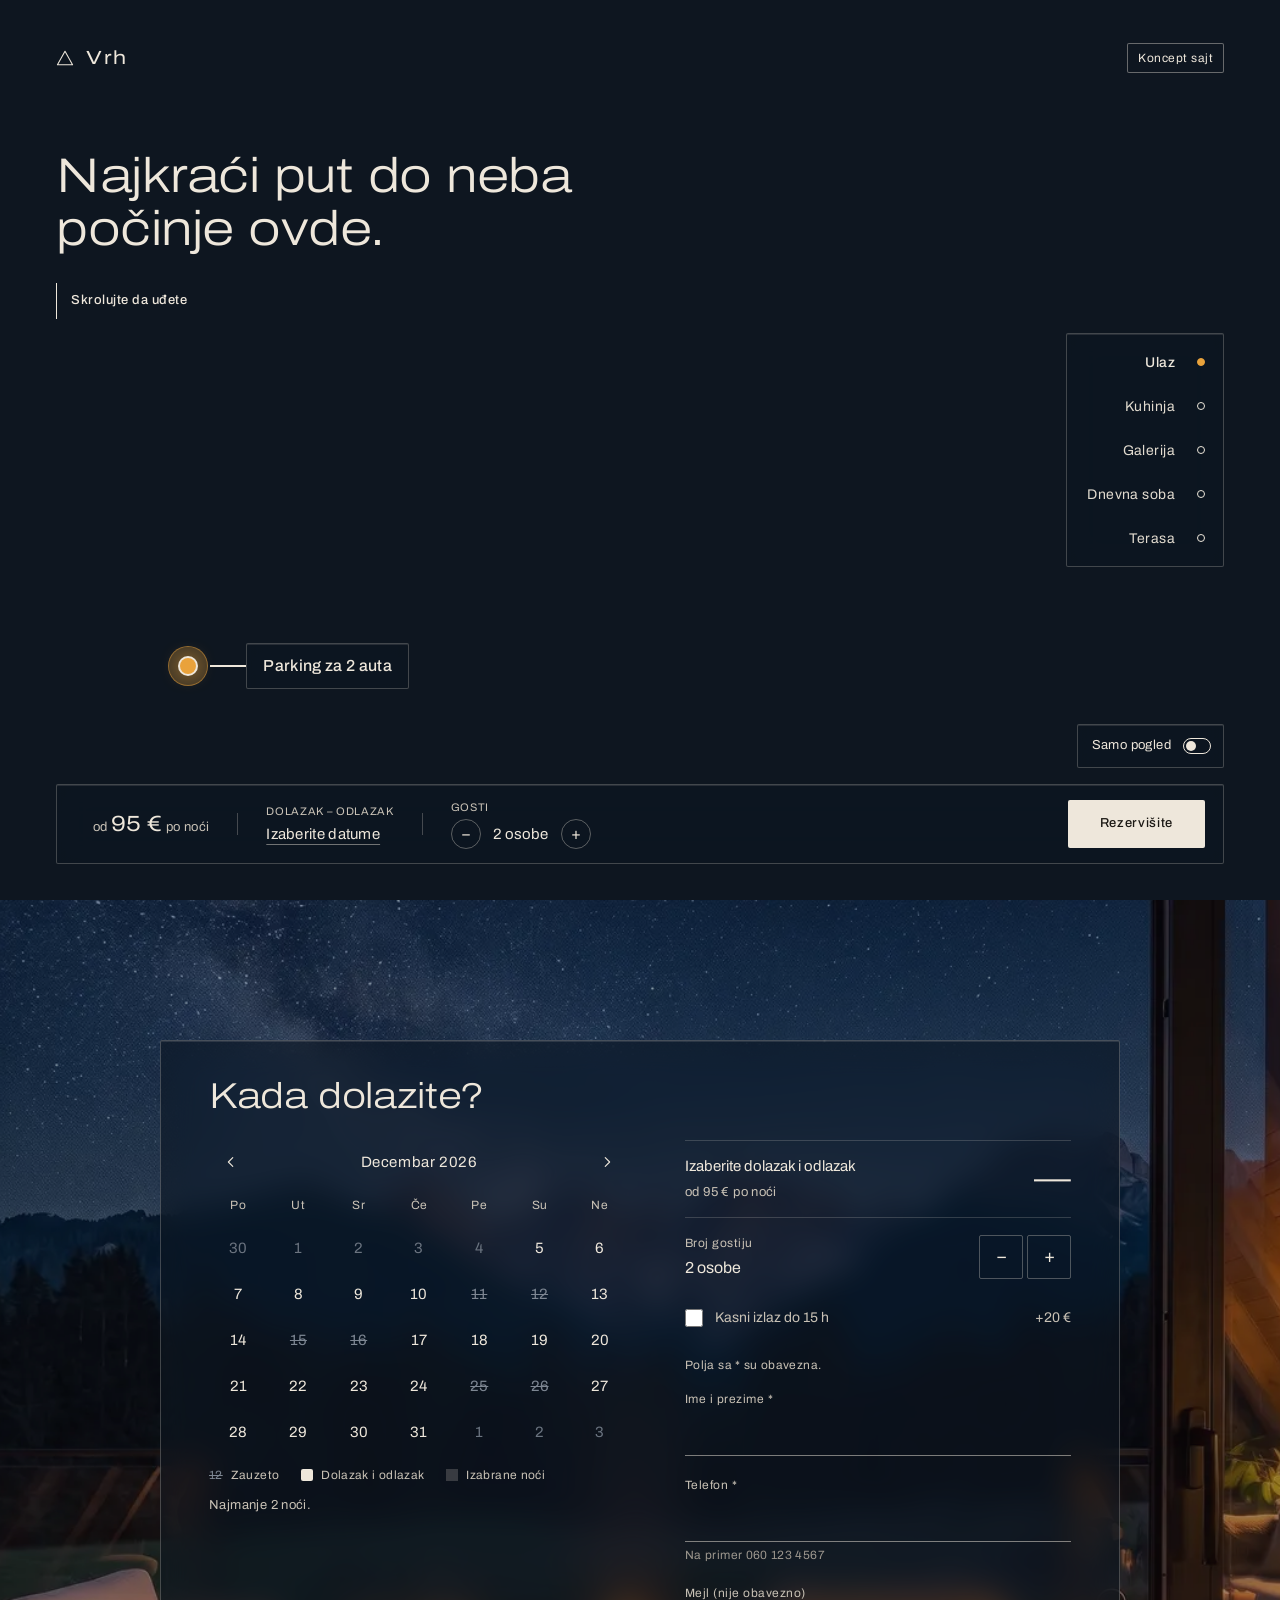
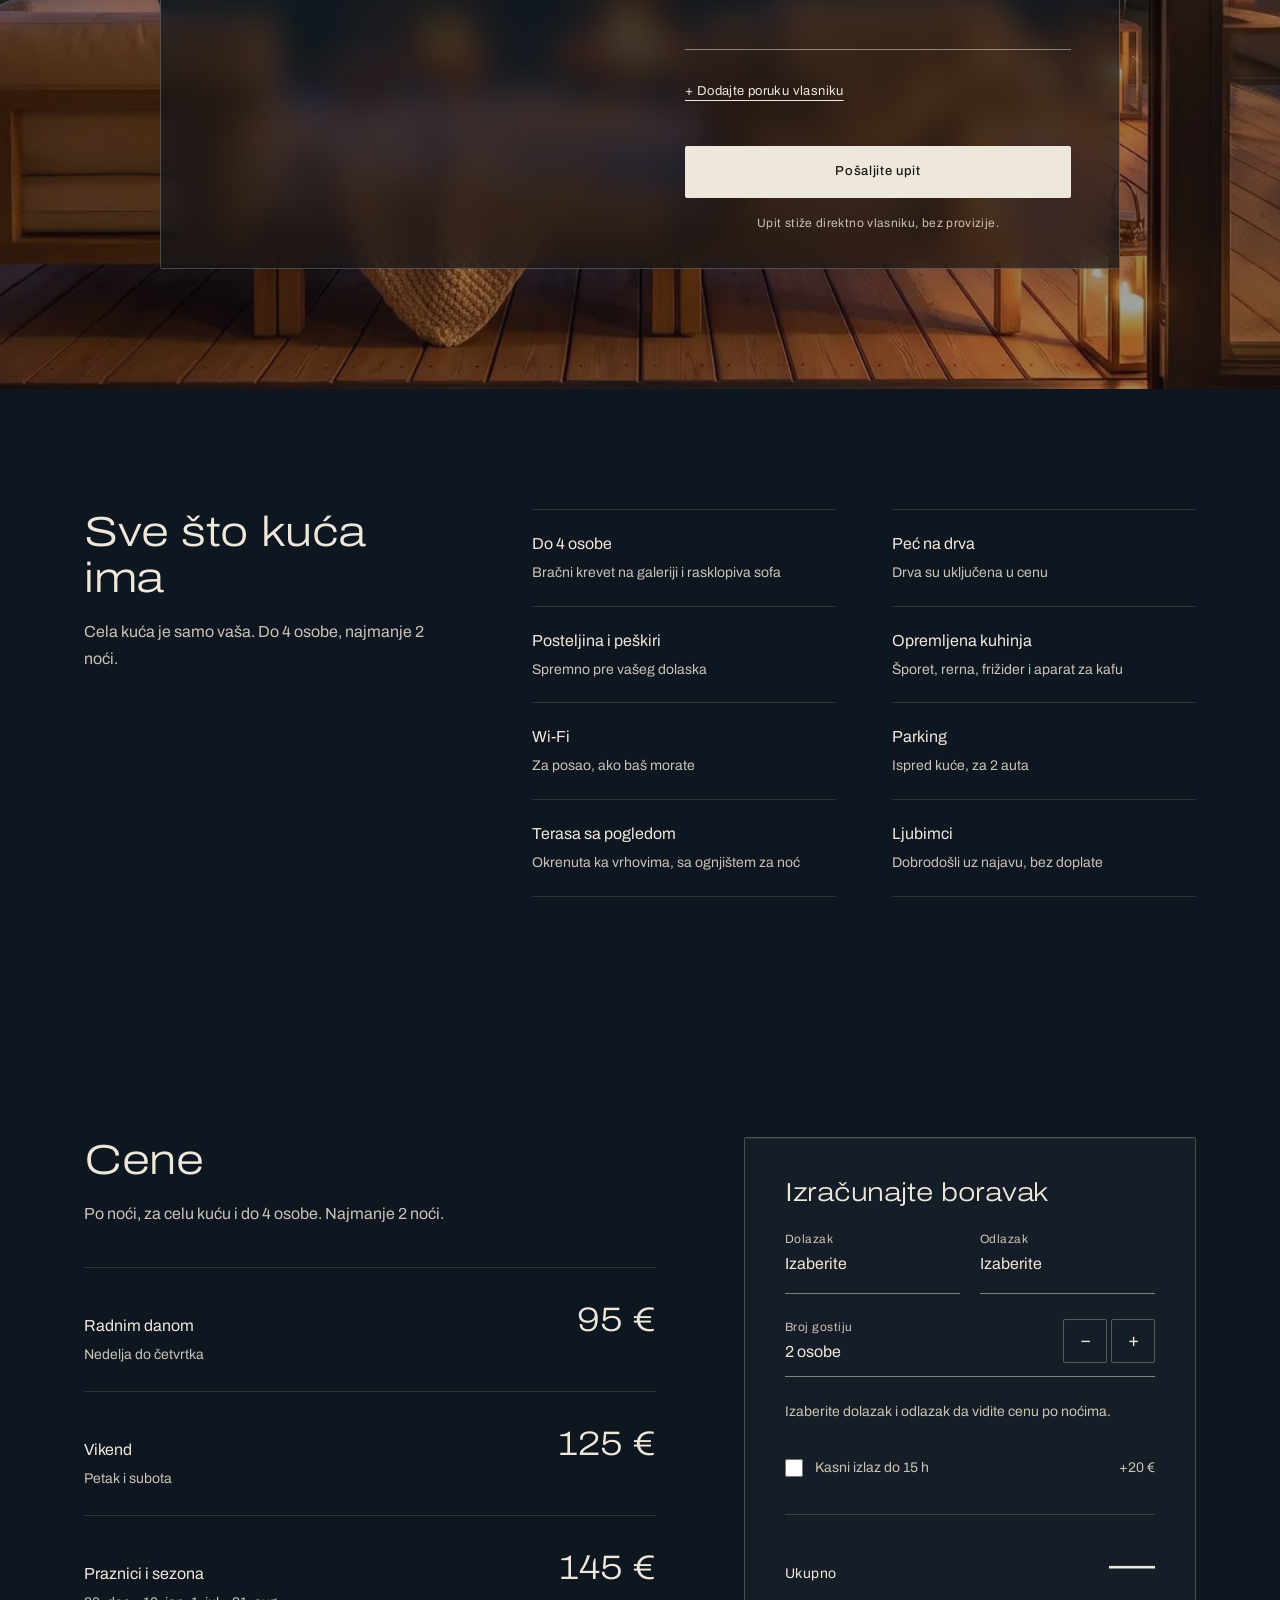
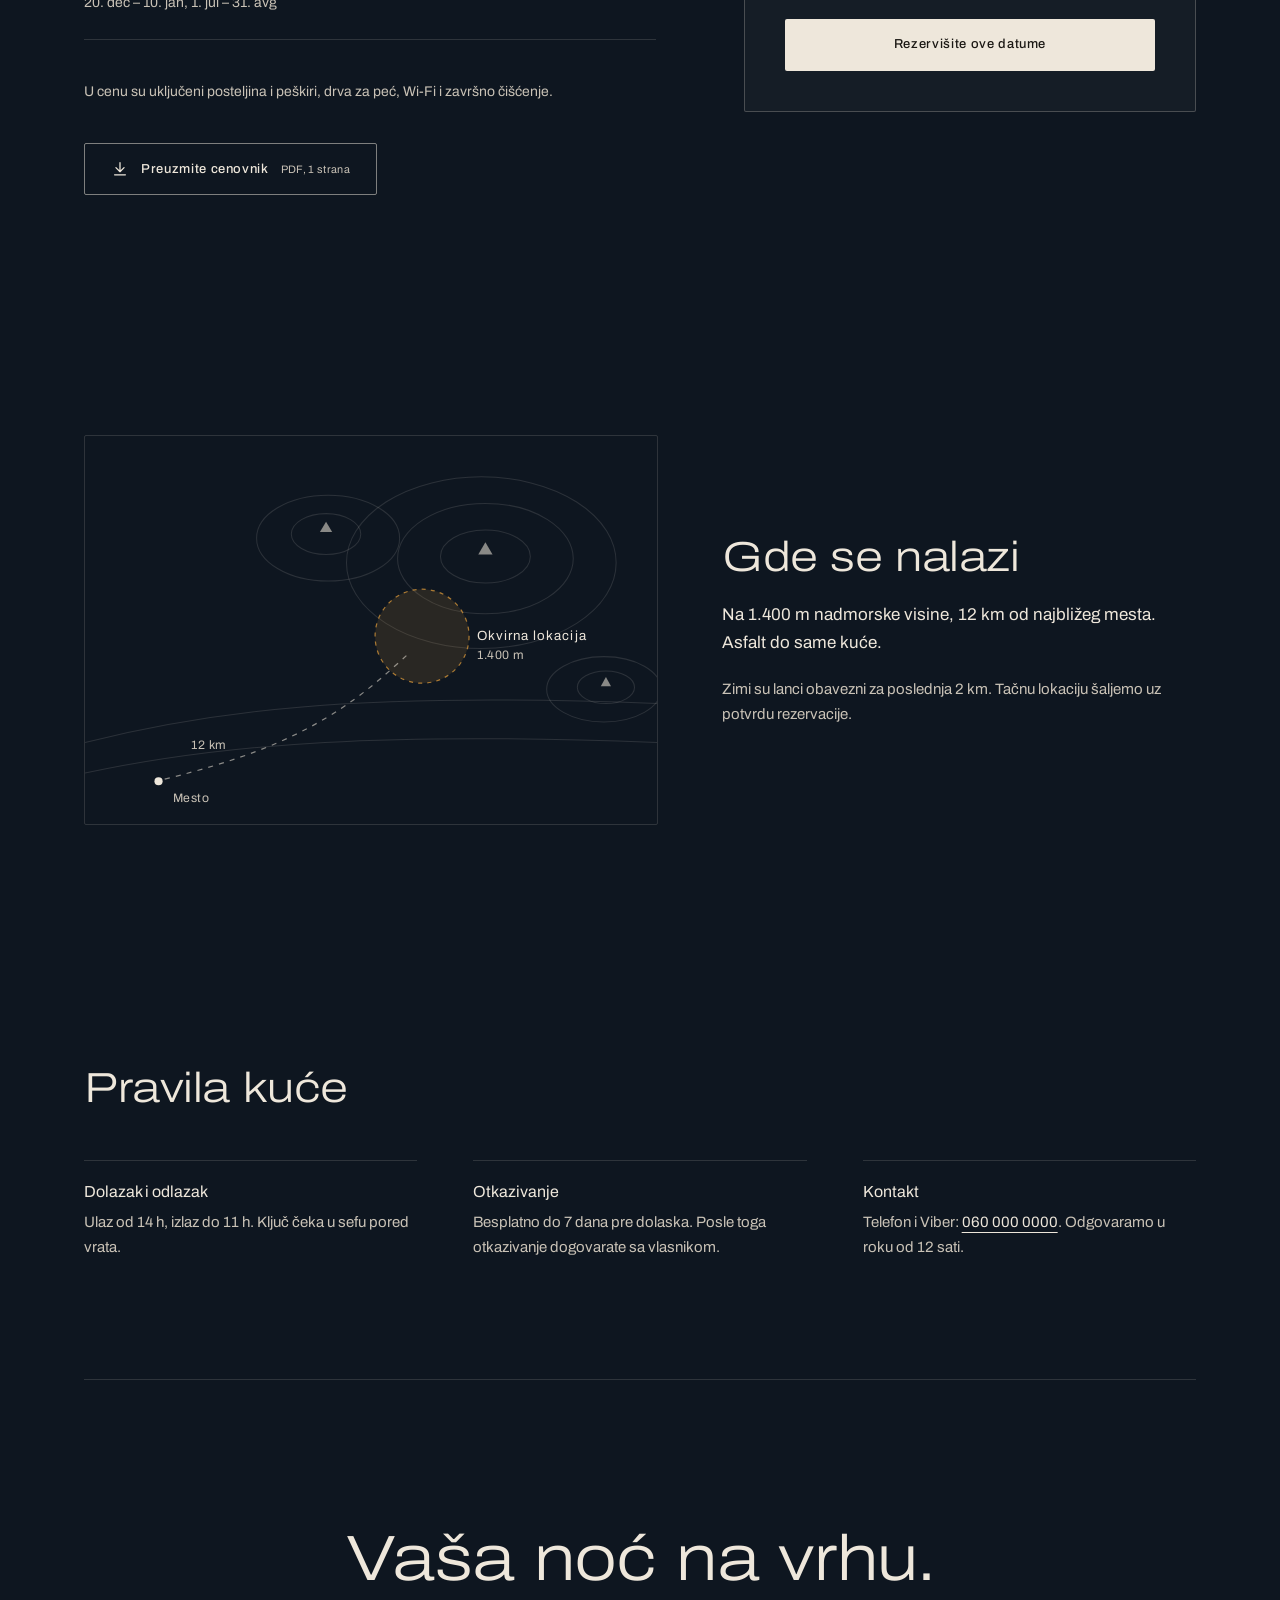
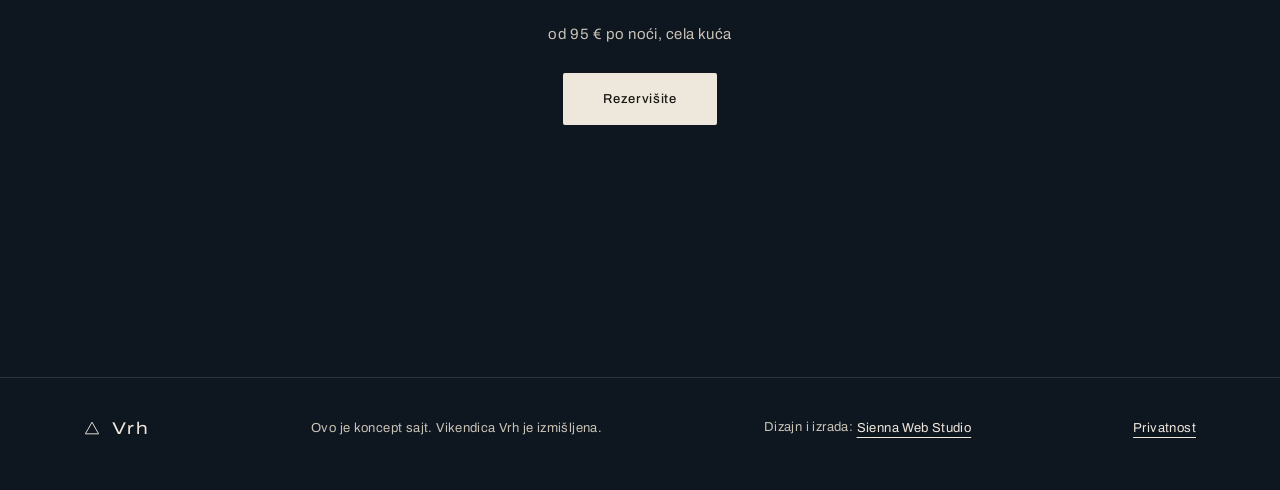
<file: index.html>
<!doctype html>
<html lang="sr">
<head>
<meta charset="utf-8">
<meta name="viewport" content="width=device-width,initial-scale=1,viewport-fit=cover">
<title>Vrh, A-frame vikendica u planini</title>
<meta name="description" content="Kuća sa staklenim zidom, peći na drva i terasom pod zvezdama. Rezervišite direktno, bez provizije.">
<meta name="robots" content="noindex, nofollow">
<link rel="canonical" href="https://vrh-koncept.netlify.app/">
<meta property="og:type" content="website">
<meta property="og:title" content="Vrh, A-frame vikendica u planini">
<meta property="og:description" content="Prošetajte kroz kuću od vrata do terase pod zvezdama. Koncept sajt Sienna Web Studija.">
<meta property="og:image" content="https://vrh-koncept.netlify.app/assets/img/og-vrh.jpg">
<meta property="og:locale" content="sr_RS">
<meta property="og:url" content="https://vrh-koncept.netlify.app/">
<meta property="og:image:alt" content="Terasa vikendice Vrh noću, sedenje za dvoje uz vatru pod zvezdama">
<meta name="twitter:card" content="summary_large_image">
<meta name="theme-color" content="#0E1620">
<link rel="icon" href="/favicon.svg" type="image/svg+xml">
<link rel="preload" href="/assets/fonts/archivo-latin.woff2" as="font" type="font/woff2" crossorigin>
<link rel="preload" href="/assets/fonts/archivo-latin-ext.woff2" as="font" type="font/woff2" crossorigin>
<link rel="stylesheet" href="/assets/css/vrh.css">
</head>
<body>
<a class="skip" href="#rezervacija">Preskočite šetnju, idite na rezervaciju</a>

<header class="top">
  <a class="logo" href="/" aria-label="Vrh, početak">
    <svg aria-hidden="true" width="18" height="16" viewBox="0 0 20 18"><polygon points="10,1.5 18.5,16.5 1.5,16.5" fill="none" stroke="currentColor" stroke-width="1.2" stroke-linejoin="round"/></svg>
    <span>Vrh</span>
  </a>
  <span class="chip">Koncept sajt</span>
</header>

<nav class="rooms staklo" aria-label="Prostorije">
  <ul>
    <li><button type="button" data-scene="0" aria-current="true"><span class="ime">Ulaz</span><span class="t"><i></i></span></button></li>
    <li><button type="button" data-scene="1"><span class="ime">Kuhinja</span><span class="t"><i></i></span></button></li>
    <li><button type="button" data-scene="2"><span class="ime">Galerija</span><span class="t"><i></i></span></button></li>
    <li><button type="button" data-scene="3"><span class="ime">Dnevna soba</span><span class="t"><i></i></span></button></li>
    <li><button type="button" data-scene="4"><span class="ime">Terasa</span><span class="t"><i></i></span></button></li>
  </ul>
</nav>
<nav class="rooms-mob" aria-label="Prostorije">
  <button type="button" data-scene="0" aria-label="Ulaz" aria-current="true"><i></i></button>
  <button type="button" data-scene="1" aria-label="Kuhinja"><i></i></button>
  <button type="button" data-scene="2" aria-label="Galerija"><i></i></button>
  <button type="button" data-scene="3" aria-label="Dnevna soba"><i></i></button>
  <button type="button" data-scene="4" aria-label="Terasa"><i></i></button>
</nav>

<main>
  <section class="walk" id="setnja" aria-label="Šetnja kroz kuću">
    <div class="walk-stage">
      <canvas aria-hidden="true"></canvas>
      <div class="scrim-top" aria-hidden="true"></div>
      <div class="scrim-end" aria-hidden="true"></div>
      <div class="scene-copy" data-copy="0"><h1>Najkraći put do neba počinje ovde.</h1><p class="podnaslov">Cela A-frame kuća na 1.400 m, samo za vas.</p><p class="hint">Skrolujte da uđete</p></div>
      <div class="scene-copy" data-copy="1"><h2>Doručak sa pogledom na vrhove.</h2><p class="podnaslov">Kafa se kuva dok se magla diže sa vrhova.</p></div>
      <div class="scene-copy" data-copy="2"><h2>Zaspite pod zvezdama, pod krovom.</h2><p class="podnaslov">Krevet pod samim krovom, nebo iza stakla.</p></div>
      <div class="scene-copy" data-copy="3"><h2>Pogled je glavni nameštaj.</h2><p class="podnaslov">Peć, sofa i ceo planinski venac u jednom kadru.</p></div>
      <div class="scene-copy" data-copy="4"><h2>Ovde je noć veća.</h2><p class="podnaslov">Vatra, ćebe i više zvezda nego što ste ikad videli.</p></div>
      <div class="pins" role="group" aria-label="Oznake na slici"></div>
      <ul class="stavke-mob" aria-label="Šta ima u ovoj prostoriji"></ul>
      <div class="uputstvo" aria-hidden="true"><span class="strelica"></span><span class="tekst">Prevucite da uđete</span></div>
    </div>

    <div class="scenes-static">
      <figure class="scena-st" id="scena-ulaz" data-static="0">
        <picture><source media="(max-width: 760px)" srcset="/assets/img/1-ulaz-mob.webp"><img src="/assets/img/1-ulaz.webp" alt="Crna A-frame vikendica sa zadnje strane: dvokrilna vrata, kamena staza, parking sa autom i planinski vrhovi u jutarnjoj magli" width="1600" height="893" loading="lazy"></picture>
        <div class="scrim-top" aria-hidden="true"></div>
        <div class="scene-copy"><h1>Najkraći put do neba počinje ovde.</h1><p class="hint">Pogledajte kuću</p></div>
      </figure>
      <figure class="scena-st" id="scena-kuhinja" data-static="1">
        <picture><source media="(max-width: 760px)" srcset="/assets/img/2-kuhinja-mob.webp"><img src="/assets/img/2-kuhinja.webp" alt="Kuhinja i trpezarija ispod galerije, otvorene hrastove stepenice desno, pogled kroz kuću na stakleni zid i vrhove" width="1600" height="893" loading="lazy"></picture>
        <div class="scrim-top" aria-hidden="true"></div>
        <div class="scene-copy"><h2>Doručak sa pogledom na vrhove.</h2></div>
        <div class="pins"></div>
      </figure>
      <figure class="scena-st" id="scena-galerija" data-static="2">
        <picture><source media="(max-width: 760px)" srcset="/assets/img/3-galerija-mob.webp"><img src="/assets/img/3-galerija.webp" alt="Spavaća soba na galeriji, bračni krevet i pogled preko staklene ograde na dnevnu sobu i planine" width="1600" height="893" loading="lazy"></picture>
        <div class="scrim-top" aria-hidden="true"></div>
        <div class="scene-copy"><h2>Zaspite pod zvezdama, pod krovom.</h2></div>
        <div class="pins"></div>
      </figure>
      <figure class="scena-st" id="scena-dnevna" data-static="3">
        <picture><source media="(max-width: 760px)" srcset="/assets/img/4-dnevna-mob.webp"><img src="/assets/img/4-dnevna.webp" alt="Dnevna soba A-frame kuće pune visine, bela peć na drva i stakleni zid sa vrhovima u zalasku" width="1600" height="893" loading="lazy"></picture>
        <div class="scrim-top" aria-hidden="true"></div>
        <div class="scene-copy"><h2>Pogled je glavni nameštaj.</h2></div>
        <div class="pins"></div>
      </figure>
      <figure class="scena-st" id="scena-terasa" data-static="4">
        <picture><source media="(max-width: 760px)" srcset="/assets/img/5-terasa-mob.webp"><img src="/assets/img/5-terasa.webp" alt="Terasa noću: sedenje za dvoje uz malo ognjište, fenjeri i zvezdano nebo nad vrhovima" width="1600" height="893" loading="lazy"></picture>
        <div class="scrim-top" aria-hidden="true"></div>
        <div class="scene-copy"><h2>Ovde je noć veća.</h2></div>
        <div class="pins"></div>
      </figure>
    </div>
  </section>

  <section class="end" id="rezervacija" aria-labelledby="rez-naslov" data-hide-bar>
    <picture><source media="(max-width:760px)" srcset="/assets/img/5-terasa-mob.webp"><img src="/assets/img/5-terasa.webp" alt="" loading="lazy" width="1600" height="893"></picture>
    <div class="booking staklo" data-booking="inline"></div>
  </section>

  <div class="sales">
    <section class="sec-2col" aria-labelledby="ima-naslov">
      <div style="flex:1 1 300px;min-width:0">
        <h2 id="ima-naslov">Sve što kuća ima</h2>
        <p class="uvod">Cela kuća je samo vaša. Do 4 osobe, najmanje 2 noći.</p>
      </div>
      <ul class="stavke">
        <li><b>Do 4 osobe</b><span>Bračni krevet na galeriji i rasklopiva sofa</span></li>
        <li><b>Peć na drva</b><span>Drva su uključena u cenu</span></li>
        <li><b>Posteljina i peškiri</b><span>Spremno pre vašeg dolaska</span></li>
        <li><b>Opremljena kuhinja</b><span>Šporet, rerna, frižider i aparat za kafu</span></li>
        <li><b>Wi-Fi</b><span>Za posao, ako baš morate</span></li>
        <li><b>Parking</b><span>Ispred kuće, za 2 auta</span></li>
        <li><b>Terasa sa pogledom</b><span>Okrenuta ka vrhovima, sa ognjištem za noć</span></li>
        <li><b>Ljubimci</b><span>Dobrodošli uz najavu, bez doplate</span></li>
      </ul>
    </section>

    <section class="cene-wrap" aria-labelledby="cene-naslov">
      <div class="cene-levo">
        <div>
          <h2 id="cene-naslov">Cene</h2>
          <p class="uvod">Po noći, za celu kuću i do 4 osobe. Najmanje 2 noći.</p>
        </div>
        <ul class="cenovnik">
          <li><span class="p"><span>Radnim danom</span><small>Nedelja do četvrtka</small></span><span class="c">95 €</span></li>
          <li><span class="p"><span>Vikend</span><small>Petak i subota</small></span><span class="c">125 €</span></li>
          <li><span class="p"><span>Praznici i sezona</span><small>20. dec – 10. jan, 1. jul – 31. avg</small></span><span class="c">145 €</span></li>
        </ul>
        <p class="ukljuceno">U cenu su uključeni posteljina i peškiri, drva za peć, Wi-Fi i završno čišćenje.</p>
        <a class="btn-okvir" href="/cenovnik-vrh.pdf" download style="align-self:flex-start">
          <svg aria-hidden="true" width="18" height="18" viewBox="0 0 20 20"><path d="M10 3v10M5.5 8.5 10 13l4.5-4.5M4 16.5h12" fill="none" stroke="currentColor" stroke-width="1.4" stroke-linecap="round" stroke-linejoin="round"/></svg>
          Preuzmite cenovnik <small>PDF, 1 strana</small>
        </a>
      </div>
      <aside class="kalk" aria-labelledby="kalk-naslov" data-hide-bar>
        <h3 id="kalk-naslov">Izračunajte boravak</h3>
        <div class="datumi">
          <button type="button" class="datum-btn" data-open-cal="in"><span class="lab">Dolazak</span><span class="v" data-k="in">Izaberite</span></button>
          <button type="button" class="datum-btn" data-open-cal="out"><span class="lab">Odlazak</span><span class="v" data-k="out">Izaberite</span></button>
        </div>
        <div class="gosti">
          <span class="l"><span class="lab" id="kalk-gosti-l">Broj gostiju</span><span data-k="gosti">2 osobe</span></span>
          <span class="stepper" role="group" aria-labelledby="kalk-gosti-l"><button type="button" data-g="-1" aria-label="Manje gostiju">−</button><button type="button" data-g="1" aria-label="Više gostiju">+</button></span>
        </div>
        <div class="noci" data-k="noci"><div><span>Izaberite dolazak i odlazak da vidite cenu po noćima.</span></div></div>
        <label class="cek"><span><input type="checkbox" data-k="late">Kasni izlaz do 15 h</span><span>+20 €</span></label>
        <div class="ukupno"><span data-k="ukupno-l">Ukupno</span><b data-k="ukupno">—</b></div>
        <button type="button" class="btn" style="min-height:52px" data-open-booking>Rezervišite ove datume</button>
      </aside>
    </section>

    <section aria-labelledby="gde-naslov">
      <div class="mapa-wrap">
        <svg role="img" aria-label="Opšti prikaz oblasti: planinski masiv, mesto u dolini i put kroz šumu do oblasti u kojoj je kuća" viewBox="0 0 560 380">
          <g fill="none" stroke="#EEE7DB" stroke-opacity="0.13" stroke-width="1">
            <ellipse cx="392" cy="118" rx="44" ry="26"/><ellipse cx="392" cy="120" rx="86" ry="54"/><ellipse cx="388" cy="124" rx="132" ry="84"/>
            <ellipse cx="236" cy="96" rx="34" ry="20"/><ellipse cx="238" cy="100" rx="70" ry="42"/>
            <ellipse cx="510" cy="246" rx="28" ry="16"/><ellipse cx="508" cy="248" rx="56" ry="32"/>
            <path d="M0 300 C120 270 260 250 560 262"/><path d="M0 330 C140 300 300 290 560 300"/>
          </g>
          <g fill="#EEE7DB" fill-opacity="0.55"><polygon points="392,104 399,116 385,116"/><polygon points="236,84 242,94 230,94"/><polygon points="510,236 515,245 505,245"/></g>
          <circle cx="330" cy="196" r="46" fill="#E9A23B" fill-opacity="0.12" stroke="#E9A23B" stroke-opacity="0.7" stroke-width="1.2" stroke-dasharray="4 5"/>
          <path d="M78 336 C150 318 196 300 236 276 S300 228 318 212" fill="none" stroke="#EEE7DB" stroke-opacity="0.55" stroke-width="1.2" stroke-dasharray="5 6"/>
          <circle cx="72" cy="338" r="4" fill="#EEE7DB"/>
          <text x="86" y="358" fill="#C9C2B6" font-family="Archivo, sans-serif" font-size="12" letter-spacing="0.5">Mesto</text>
          <text x="104" y="306" fill="#C9C2B6" font-family="Archivo, sans-serif" font-size="12" letter-spacing="0.5">12 km</text>
          <text x="384" y="200" fill="#EEE7DB" font-family="Archivo, sans-serif" font-size="13" letter-spacing="1">Okvirna lokacija</text>
          <text class="visina" x="384" y="218" fill="#C9C2B6" font-family="Archivo, sans-serif" font-size="12" letter-spacing="0.5">1.400 m</text>
        </svg>
        <div class="mapa-txt">
          <h2 id="gde-naslov">Gde se nalazi</h2>
          <p>Na 1.400 m nadmorske visine, 12 km od najbližeg mesta. Asfalt do same kuće.</p>
          <p>Zimi su lanci obavezni za poslednja 2 km. Tačnu lokaciju šaljemo uz potvrdu rezervacije.</p>
        </div>
      </div>
    </section>

    <section aria-labelledby="pravila-naslov">
      <h2 id="pravila-naslov">Pravila kuće</h2>
      <div class="pravila">
        <div><h3>Dolazak i odlazak</h3><p>Ulaz od 14 h, izlaz do 11 h. Ključ čeka u sefu pored vrata.</p></div>
        <div><h3>Otkazivanje</h3><p>Besplatno do 7 dana pre dolaska. Posle toga otkazivanje dogovarate sa vlasnikom.</p></div>
        <div><h3>Kontakt</h3><p>Telefon i Viber: <a href="tel:+381600000000">060 000 0000</a>. Odgovaramo u roku od 12 sati.</p></div>
      </div>
    </section>

    <section class="cta" aria-labelledby="cta-naslov" data-hide-bar>
      <h2 id="cta-naslov">Vaša noć na vrhu.</h2>
      <p>od 95 € po noći, cela kuća</p>
      <button type="button" class="btn" data-open-booking>Rezervišite</button>
    </section>
  </div>
</main>

<footer class="foot">
  <div>
    <a class="logo" href="/"><svg aria-hidden="true" width="16" height="14" viewBox="0 0 20 18"><polygon points="10,1.5 18.5,16.5 1.5,16.5" fill="none" stroke="currentColor" stroke-width="1.2" stroke-linejoin="round"/></svg><span>Vrh</span></a>
    <span>Ovo je koncept sajt. Vikendica Vrh je izmišljena.</span>
    <span>Dizajn i izrada: <a href="https://www.instagram.com/sienna.webstudio/" target="_blank" rel="noopener">Sienna Web Studio</a></span>
    <a href="/privatnost">Privatnost</a>
  </div>
</footer>

<div class="pricebar staklo" role="region" aria-label="Cena i rezervacija">
  <div class="levo">
    <span class="od">od <b>95 €</b> po noći</span>
    <span class="sep" aria-hidden="true"></span>
    <button type="button" class="bar-polje" data-bar-cal aria-label="Izaberite datume dolaska i odlaska"><small>Dolazak – odlazak</small><span data-bar="datumi">Izaberite datume</span></button>
    <span class="sep samo-desk" aria-hidden="true"></span>
    <div class="bar-gosti samo-desk"><small id="bar-gosti-l">Gosti</small><span role="group" aria-labelledby="bar-gosti-l"><button type="button" data-bar-g="-1" aria-label="Manje gostiju">−</button><b data-bar="gosti">2 osobe</b><button type="button" data-bar-g="1" aria-label="Više gostiju">+</button></span></div>
    <span class="bar-uk-mob" data-bar="uk-mob"></span>
  </div>
  <div class="desno">
    <div class="bar-ukupno samo-desk"><small data-bar="noci"></small><b data-bar="ukupno"></b></div>
    <button type="button" class="btn" data-open-booking>Rezervišite</button>
  </div>
</div>

<div class="savet" role="status" aria-live="polite"></div>
<p class="vh" id="najava" aria-live="polite" aria-atomic="true"></p>
<button type="button" class="samo-btn staklo" role="switch" aria-checked="false" aria-label="Samo pogled"><span class="txt">Samo pogled</span><span class="sw" aria-hidden="true"></span></button>

<dialog class="rez" aria-labelledby="dlg-naslov">
  <div class="booking staklo" data-booking="modal"></div>
</dialog>

<!-- Netlify Forms: skrivena kopija forme da je Netlify prepozna pri objavi -->
<form name="upit" data-netlify="true" netlify-honeypot="bot-field" hidden>
  <input name="bot-field"><input name="dolazak"><input name="odlazak"><input name="noci"><input name="gosti"><input name="kasni-izlaz"><input name="ukupno"><input name="ime"><input name="telefon"><input name="mejl"><textarea name="poruka"></textarea>
</form>

<script src="/assets/js/rezervacija.js" defer></script>
<script src="/assets/js/setnja.js" defer></script>
</body>
</html>
</file>
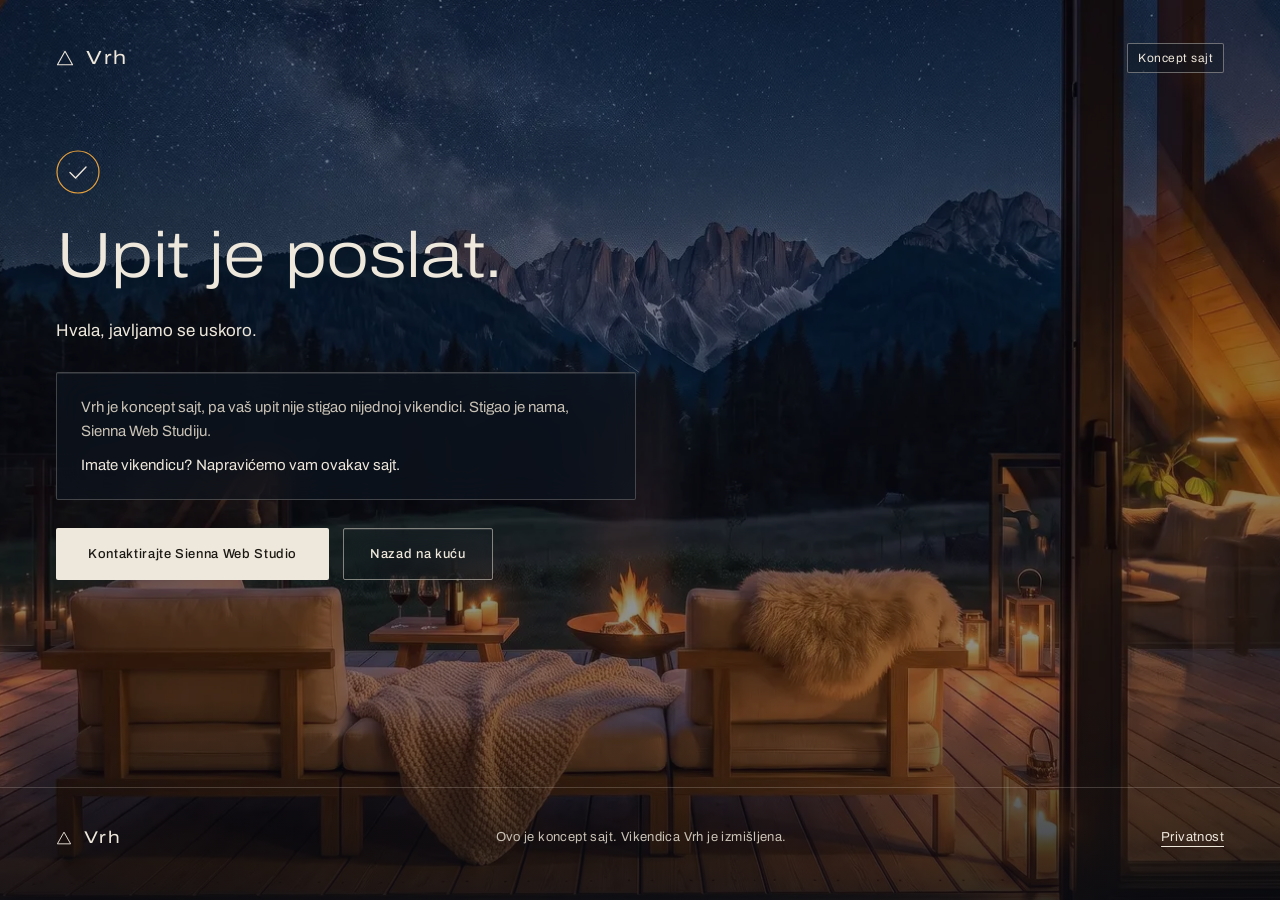
<file: hvala.html>
<!doctype html>
<html lang="sr">
<head>
<meta charset="utf-8">
<meta name="viewport" content="width=device-width,initial-scale=1,viewport-fit=cover">
<title>Upit je poslat | Vrh</title>
<meta name="description" content="Vaš upit za vikendicu Vrh je poslat.">
<meta name="robots" content="noindex, nofollow">
<meta name="theme-color" content="#0E1620">
<link rel="icon" href="/favicon.svg" type="image/svg+xml">
<link rel="preload" href="/assets/fonts/archivo-latin.woff2" as="font" type="font/woff2" crossorigin>
<link rel="stylesheet" href="/assets/css/vrh.css">
</head>
<body class="page-photo">
<img src="/assets/img/5-terasa.webp" alt="" width="1600" height="893">
<div class="tamno" aria-hidden="true"></div>
<div class="dno" aria-hidden="true"></div>
<header class="top" style="position:absolute">
  <a class="logo" href="/"><svg aria-hidden="true" width="18" height="16" viewBox="0 0 20 18"><polygon points="10,1.5 18.5,16.5 1.5,16.5" fill="none" stroke="currentColor" stroke-width="1.2" stroke-linejoin="round"/></svg><span>Vrh</span></a>
  <span class="chip">Koncept sajt</span>
</header>
<main>
  <svg aria-hidden="true" width="44" height="44" viewBox="0 0 44 44"><circle cx="22" cy="22" r="21" fill="none" stroke="#E9A23B" stroke-width="1.2"/><path d="M14 22.5l5.5 5.5L30 17" fill="none" stroke="#EEE7DB" stroke-width="1.4" stroke-linecap="round" stroke-linejoin="round"/></svg>
  <h1>Upit je poslat.</h1>
  <p class="lead" id="rezime">Hvala, javljamo se uskoro.</p>
  <div class="okvir staklo">
    <p>Vrh je koncept sajt, pa vaš upit nije stigao nijednoj vikendici. Stigao je nama, Sienna Web Studiju.</p>
    <p>Imate vikendicu? Napravićemo vam ovakav sajt.</p>
  </div>
  <div class="dugmad">
    <a class="btn" style="min-height:52px" href="https://www.instagram.com/sienna.webstudio/" target="_blank" rel="noopener">Kontaktirajte Sienna Web Studio</a>
    <a class="btn-okvir staklo" href="/">Nazad na kuću</a>
  </div>
</main>
<footer class="foot">
  <div>
    <a class="logo" href="/"><svg aria-hidden="true" width="16" height="14" viewBox="0 0 20 18"><polygon points="10,1.5 18.5,16.5 1.5,16.5" fill="none" stroke="currentColor" stroke-width="1.2" stroke-linejoin="round"/></svg><span>Vrh</span></a>
    <span>Ovo je koncept sajt. Vikendica Vrh je izmišljena.</span>
    <a href="/privatnost">Privatnost</a>
  </div>
</footer>
<script>
(function(){
  var q=new URLSearchParams(location.search),od=q.get('od'),dd=q.get('do'),g=+q.get('g')||0,u=q.get('u');
  if(!od||!dd)return;
  var M=['januar','februar','mart','april','maj','jun','jul','avgust','septembar','oktobar','novembar','decembar'];
  function p(s){var a=s.split('-');return new Date(+a[0],+a[1]-1,+a[2]);}
  var a=p(od),b=p(dd);if(isNaN(a)||isNaN(b))return;
  var n=Math.round((b-a)/864e5);
  var t=a.getMonth()===b.getMonth()?a.getDate()+'. – '+b.getDate()+'. '+M[b.getMonth()]:a.getDate()+'. '+M[a.getMonth()]+' – '+b.getDate()+'. '+M[b.getMonth()];
  var txt=t+', '+n+(n===1?' noć':' noći');
  if(g)txt+=', '+g+(g===1?' osoba':' osobe');
  if(u)txt+='. Ukupno '+(+u).toLocaleString('sr-RS')+' €.';
  document.getElementById('rezime').textContent=txt;
})();
</script>
</body>
</html>
</file>
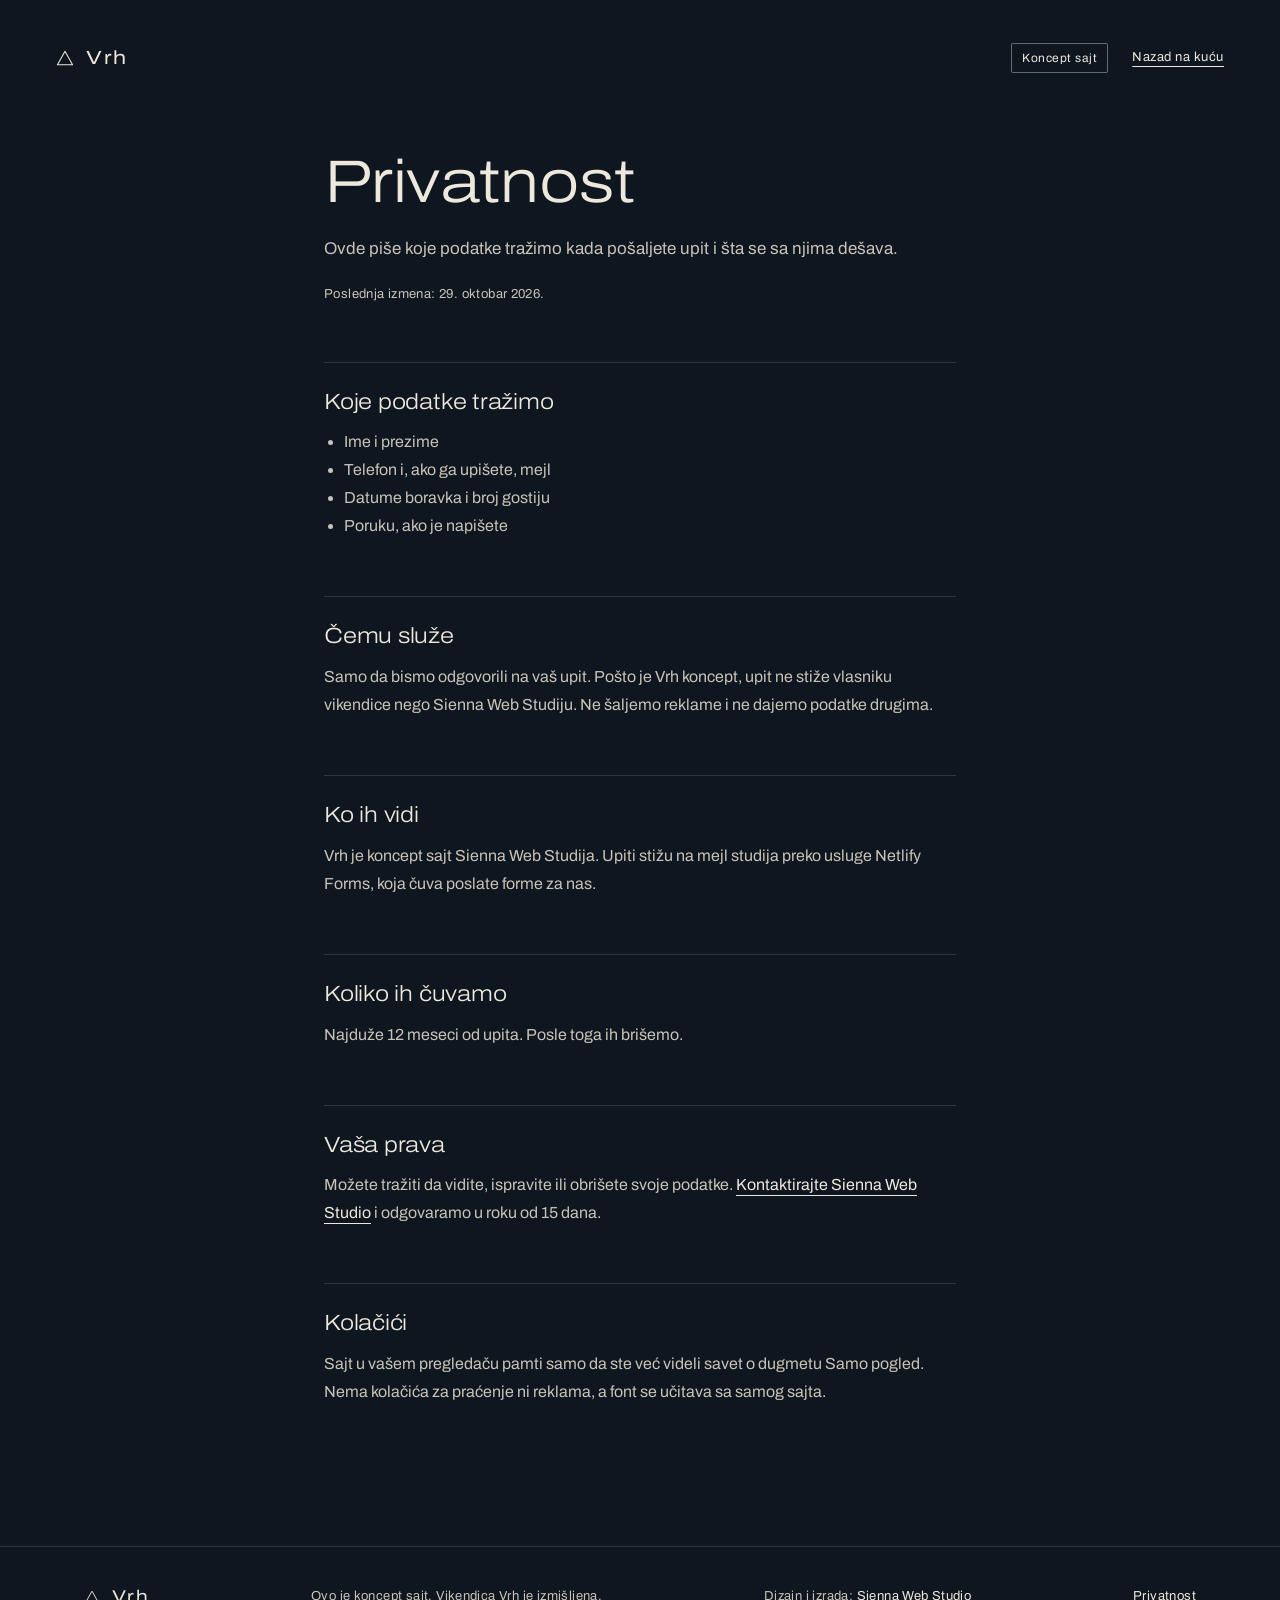
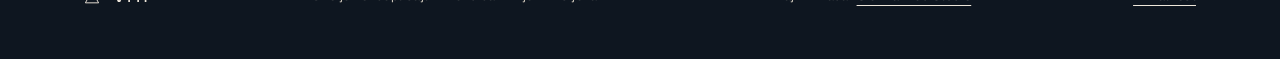
<file: privatnost.html>
<!doctype html>
<html lang="sr">
<head>
<meta charset="utf-8">
<meta name="viewport" content="width=device-width,initial-scale=1,viewport-fit=cover">
<title>Privatnost | Vrh</title>
<meta name="description" content="Koje podatke tražimo kada pošaljete upit za vikendicu Vrh i šta se sa njima dešava.">
<meta name="robots" content="noindex, nofollow">
<link rel="canonical" href="https://vrh-koncept.netlify.app/privatnost">
<meta name="theme-color" content="#0E1620">
<link rel="icon" href="/favicon.svg" type="image/svg+xml">
<link rel="stylesheet" href="/assets/css/vrh.css">
</head>
<body class="page-tekst">
<header class="top" style="position:absolute">
  <a class="logo" href="/"><svg aria-hidden="true" width="18" height="16" viewBox="0 0 20 18"><polygon points="10,1.5 18.5,16.5 1.5,16.5" fill="none" stroke="currentColor" stroke-width="1.2" stroke-linejoin="round"/></svg><span>Vrh</span></a>
  <span style="display:flex;align-items:center;gap:24px"><span class="chip">Koncept sajt</span><a href="/" style="font-size:13px;letter-spacing:.04em;min-height:44px;display:inline-flex;align-items:center">Nazad na kuću</a></span>
</header>
<main>
  <div style="display:flex;flex-direction:column;gap:20px">
    <h1>Privatnost</h1>
    <p style="font-size:17px;line-height:1.65">Ovde piše koje podatke tražimo kada pošaljete upit i šta se sa njima dešava.</p>
    <p style="font-size:13px;letter-spacing:.03em">Poslednja izmena: 29. oktobar 2026.</p>
  </div>
  <section><h2>Koje podatke tražimo</h2><ul><li>Ime i prezime</li><li>Telefon i, ako ga upišete, mejl</li><li>Datume boravka i broj gostiju</li><li>Poruku, ako je napišete</li></ul></section>
  <section><h2>Čemu služe</h2><p>Samo da bismo odgovorili na vaš upit. Pošto je Vrh koncept, upit ne stiže vlasniku vikendice nego Sienna Web Studiju. Ne šaljemo reklame i ne dajemo podatke drugima.</p></section>
  <section><h2>Ko ih vidi</h2><p>Vrh je koncept sajt Sienna Web Studija. Upiti stižu na mejl studija preko usluge Netlify Forms, koja čuva poslate forme za nas.</p></section>
  <section><h2>Koliko ih čuvamo</h2><p>Najduže 12 meseci od upita. Posle toga ih brišemo.</p></section>
  <section><h2>Vaša prava</h2><p>Možete tražiti da vidite, ispravite ili obrišete svoje podatke. <a href="https://www.instagram.com/sienna.webstudio/" target="_blank" rel="noopener">Kontaktirajte Sienna Web Studio</a> i odgovaramo u roku od 15 dana.</p></section>
  <section><h2>Kolačići</h2><p>Sajt u vašem pregledaču pamti samo da ste već videli savet o dugmetu Samo pogled. Nema kolačića za praćenje ni reklama, a font se učitava sa samog sajta.</p></section>
</main>
<footer class="foot">
  <div>
    <a class="logo" href="/"><svg aria-hidden="true" width="16" height="14" viewBox="0 0 20 18"><polygon points="10,1.5 18.5,16.5 1.5,16.5" fill="none" stroke="currentColor" stroke-width="1.2" stroke-linejoin="round"/></svg><span>Vrh</span></a>
    <span>Ovo je koncept sajt. Vikendica Vrh je izmišljena.</span>
    <span>Dizajn i izrada: <a href="https://www.instagram.com/sienna.webstudio/" target="_blank" rel="noopener">Sienna Web Studio</a></span>
    <a href="/privatnost" aria-current="page">Privatnost</a>
  </div>
</footer>
</body>
</html>
</file>
<file: assets/css/vrh.css>
/* Vrh – koncept sajt Sienna Web Studija */
@font-face{font-family:'Archivo';font-style:normal;font-display:swap;font-weight:100 900;font-stretch:62% 125%;src:url(../fonts/archivo-latin.woff2) format('woff2');unicode-range:U+0000-00FF,U+0131,U+0152-0153,U+02BB-02BC,U+02C6,U+02DA,U+02DC,U+0304,U+0308,U+0329,U+2000-206F,U+20AC,U+2122,U+2191,U+2193,U+2212,U+2215,U+FEFF,U+FFFD}
@font-face{font-family:'Archivo';font-style:normal;font-display:swap;font-weight:100 900;font-stretch:62% 125%;src:url(../fonts/archivo-latin-ext.woff2) format('woff2');unicode-range:U+0100-02BA,U+02BD-02C5,U+02C7-02CC,U+02CE-02D7,U+02DD-02FF,U+0304,U+0308,U+0329,U+1D00-1DBF,U+1E00-1E9F,U+1EF2-1EFF,U+2020,U+20A0-20AB,U+20AD-20C0,U+2113,U+2C60-2C7F,U+A720-A7FF}

:root{
  --noc:#0E1620;--len:#EEE7DB;--fenjer:#E9A23B;--ugalj:#1B1814;--siva:#9C978E;--svetla:#C9C2B6;--zauzeto:#7D8692;--susedni:#6B7480;
  --linija:rgba(238,231,219,.14);--linija2:rgba(238,231,219,.24);--polje:rgba(238,231,219,.5);
  --staklo-bg:rgba(14,22,32,.62);--staklo-b:1px solid rgba(238,231,219,.24);--staklo-sh:inset 0 1px 0 rgba(238,231,219,.12);
  --ivica:56px;--bar-h:80px;--bar-dno:36px;
  --ease:cubic-bezier(.2,.7,.2,1);
}
*,*::before,*::after{box-sizing:border-box}
html{-webkit-text-size-adjust:100%;text-size-adjust:100%}
body{margin:0;background:var(--noc);color:var(--len);font-family:'Archivo',system-ui,-apple-system,'Segoe UI',sans-serif;font-size:16px;line-height:1.5;-webkit-font-smoothing:antialiased}
img,svg,canvas{display:block}
a{color:var(--len);text-underline-offset:5px}
a:hover{color:var(--fenjer)}
button{font:inherit;color:inherit}
h1,h2,h3{margin:0;font-weight:300;font-stretch:120%;letter-spacing:-.01em;line-height:1.08}
p{margin:0}
.vh{position:absolute!important;width:1px;height:1px;padding:0;margin:-1px;overflow:hidden;clip:rect(0 0 0 0);white-space:nowrap;border:0}

/* fokus: dvostruki prsten, vidi se na svetloj i tamnoj slici */
:focus{outline:none}
:focus-visible{outline:2px solid var(--fenjer);outline-offset:2px;box-shadow:0 0 0 2px var(--noc)}
.skip{position:fixed;left:16px;top:-80px;z-index:100;padding:12px 18px;background:var(--len);color:var(--ugalj);border-radius:2px;font-size:14px;font-weight:500;text-decoration:none}
.skip:focus{top:16px}

.staklo{border:var(--staklo-b);background:var(--staklo-bg);-webkit-backdrop-filter:blur(16px) saturate(140%);backdrop-filter:blur(16px) saturate(140%);box-shadow:var(--staklo-sh)}
@supports not ((backdrop-filter:blur(1px)) or (-webkit-backdrop-filter:blur(1px))){.staklo{background:rgba(14,22,32,.9)}}
@media (prefers-reduced-transparency:reduce){.staklo{background:rgba(14,22,32,.94);-webkit-backdrop-filter:none;backdrop-filter:none}}

.btn{display:inline-flex;align-items:center;justify-content:center;gap:10px;min-height:48px;padding:0 32px;border:0;border-radius:2px;background:var(--len);color:var(--ugalj);font-size:13px;font-weight:500;letter-spacing:.05em;text-decoration:none;cursor:pointer;transition:background .2s}
.btn:hover{background:#fff;color:var(--ugalj)}
.btn[disabled]{opacity:.6;cursor:progress}
.btn-okvir{display:inline-flex;align-items:center;justify-content:center;gap:12px;min-height:52px;padding:0 26px;border:1px solid rgba(238,231,219,.5);border-radius:2px;background:transparent;color:var(--len);font-size:13px;font-weight:500;letter-spacing:.05em;text-decoration:none;cursor:pointer}
.btn-okvir:hover{border-color:var(--len);color:var(--len)}
.link-btn{display:inline-flex;align-items:center;min-height:44px;padding:0;border:0;background:none;color:var(--len);font-size:13px;letter-spacing:.03em;text-decoration:underline;text-underline-offset:5px;cursor:pointer}

/* ---------- zaglavlje ---------- */
.top{position:fixed;left:var(--ivica);right:var(--ivica);top:36px;z-index:30;display:flex;align-items:center;justify-content:space-between;pointer-events:none}
.top>*{pointer-events:auto}
.logo{display:inline-flex;align-items:center;gap:12px;min-height:44px;text-decoration:none;color:var(--len)}
.logo span{font-size:19px;font-weight:400;font-stretch:125%;letter-spacing:.08em}
.chip{font-size:12px;letter-spacing:.04em;padding:5px 10px;border:1px solid rgba(238,231,219,.4);border-radius:2px;background:rgba(14,22,32,.5)}

/* ---------- šetnja ---------- */
.walk{position:relative}
.walk-stage{position:sticky;top:0;height:100vh;height:100svh;overflow:hidden;background:var(--noc)}
.walk-stage canvas{position:absolute;inset:0;width:100%;height:100%;transition:opacity .25s}
.walk-stage canvas.pretapanje{opacity:0}
.vid-kutija{position:absolute;left:0;top:0;width:2px;height:2px;overflow:hidden;opacity:0;pointer-events:none}
.vid-kutija video{width:2px;height:2px}
.scrim-top{position:absolute;left:0;right:0;top:0;height:520px;background:linear-gradient(180deg,rgba(14,22,32,.78) 0%,rgba(14,22,32,.55) 45%,rgba(14,22,32,0) 100%);pointer-events:none}
.scrim-end{position:absolute;inset:0;background:rgba(7,11,17,.38);opacity:0;transition:opacity .6s;pointer-events:none}
.scene-copy{position:absolute;left:var(--ivica);top:150px;max-width:600px;opacity:0;transform:translateY(8px);transition:opacity .45s var(--ease),transform .45s var(--ease);pointer-events:none}
.scene-copy.on{opacity:1;transform:none}
.scene-copy h1,.scene-copy h2{font-size:clamp(40px,3.8vw,56px)}
.hint{display:flex;align-items:center;gap:14px;margin-top:28px;font-size:13px;font-weight:500;letter-spacing:.04em}
.hint::before{content:"";width:1px;height:36px;background:var(--len)}

.pins{position:absolute;inset:0;pointer-events:none}
.pin{position:absolute;display:flex;align-items:center;padding:0;border:0;background:none;color:var(--len);cursor:pointer;transform:translate(-22px,-50%);opacity:0;transition:opacity .35s;pointer-events:none}
.pin.on{opacity:1;pointer-events:auto}
.pin .dot{position:relative;width:44px;height:44px;display:flex;align-items:center;justify-content:center;flex:none}
.pin .dot::before{content:"";position:absolute;inset:3px;border-radius:50%;background:rgba(233,162,59,.26);box-shadow:0 0 0 1px rgba(233,162,59,.6);animation:disi 2.6s ease-in-out infinite}
.pin .dot::after{content:"";position:relative;width:16px;height:16px;border-radius:50%;background:var(--fenjer);box-shadow:0 0 0 2px var(--len),0 0 18px rgba(233,162,59,.85)}
.pin .crta{width:36px;height:2px;background:var(--len);flex:none}
.pin .naziv{padding:10px 16px;border-radius:2px;font-size:16px;font-weight:500;letter-spacing:.02em;white-space:nowrap}
@keyframes disi{0%,100%{transform:scale(1);opacity:1}50%{transform:scale(1.18);opacity:.65}}
.rooms-open .pin,.samo .pin{opacity:0!important;pointer-events:none!important}

/* spisak prostorija */
.rooms{position:fixed;right:var(--ivica);top:50%;transform:translateY(-50%);z-index:25;border-radius:2px;padding:6px 0;transition:padding .3s}
.rooms ul{list-style:none;margin:0;padding:0;display:flex;flex-direction:column;align-items:flex-end}
.rooms button{display:flex;align-items:center;justify-content:flex-end;gap:4px;height:44px;min-width:44px;padding:0;border:0;background:none;color:#E2DBCF;font-size:14px;letter-spacing:.03em;cursor:pointer}
.rooms .ime{max-width:160px;overflow:hidden;white-space:nowrap;opacity:1;padding-left:20px;transition:max-width .3s var(--ease),opacity .25s,padding .3s}
.rooms .t{width:44px;display:flex;justify-content:center}
.rooms .t i{width:8px;height:8px;border-radius:50%;border:1px solid var(--len)}
.rooms [aria-current="true"]{color:var(--len);font-weight:500}
.rooms [aria-current="true"] .t i{background:var(--fenjer);border-color:var(--fenjer)}
.rooms.skupljeno:not(:hover):not(:focus-within) .ime{max-width:0;opacity:0;padding-left:0}
.rooms.skupljeno:not(:hover):not(:focus-within){border-radius:999px}
.rooms-mob{display:none}

/* samo pogled + oblačić */
.samo-btn{position:fixed;right:var(--ivica);bottom:calc(var(--bar-dno) + var(--bar-h) + 16px);z-index:26;display:flex;align-items:center;gap:12px;height:44px;padding:0 12px 0 14px;border-radius:2px;color:var(--len);font-size:13px;letter-spacing:.03em;cursor:pointer;transition:bottom .35s var(--ease)}
.samo-btn .sw{position:relative;width:28px;height:16px;border-radius:8px;border:1px solid var(--len)}
.samo-btn .sw::after{content:"";position:absolute;left:2px;top:2px;width:10px;height:10px;border-radius:50%;background:var(--len);transition:left .2s}
.samo-btn[aria-checked="true"] .sw{background:var(--len)}
.samo-btn[aria-checked="true"] .sw::after{left:14px;background:var(--ugalj)}
.samo .samo-btn{bottom:var(--bar-dno)}
.savet{position:fixed;z-index:27;right:calc(var(--ivica) + 190px);bottom:calc(var(--bar-dno) + var(--bar-h) + 16px);width:232px;padding:12px 14px;border-radius:2px;background:var(--len);color:var(--ugalj);font-size:13px;line-height:1.45;opacity:0;transform:translateX(6px);transition:opacity .35s,transform .35s;pointer-events:none}
.savet::after{content:"";position:absolute;right:-5px;top:50%;width:10px;height:10px;margin-top:-5px;background:var(--len);transform:rotate(45deg)}
.savet.on{opacity:1;transform:none}

/* traka sa cenom */
.pricebar{position:fixed;left:var(--ivica);right:var(--ivica);bottom:var(--bar-dno);z-index:24;height:var(--bar-h);padding:0 18px 0 36px;border-radius:2px;display:flex;align-items:center;justify-content:space-between;gap:24px;transition:transform .45s var(--ease),opacity .35s}
.pricebar.sakrij,.samo .pricebar{transform:translateY(calc(100% + var(--bar-dno) + 8px));opacity:0;pointer-events:none}
.pricebar .od{font-size:13px;letter-spacing:.03em;color:var(--svetla)}
.pricebar .od b{font-size:22px;font-weight:400;font-stretch:115%;color:var(--len);letter-spacing:0}
.pricebar .sep{width:1px;height:22px;background:rgba(238,231,219,.25)}
.pricebar .levo{display:flex;align-items:center;gap:28px}
.pricebar .desno{display:flex;align-items:center;gap:32px}
.pricebar .podatak{font-size:13px;letter-spacing:.03em;color:var(--svetla)}

/* bez animacija: scene jedna ispod druge */
.scenes-static{display:block}
.walk-on .scenes-static{display:none}
.walk:not(.walk-on) .walk-stage{display:none}
.scena-st{margin:0;position:relative;min-height:100vh;display:flex;flex-direction:column;justify-content:flex-start}
.scena-st img{position:absolute;inset:0;width:100%;height:100%;object-fit:cover}
.scena-st .scrim-top{z-index:1}
.scena-st .scene-copy{position:relative;left:auto;right:auto;top:auto;z-index:2;opacity:1;transform:none;margin-top:150px;margin-left:var(--ivica);padding-right:24px}
.scena-st .pins{z-index:2}
.scena-st .pin{opacity:1;pointer-events:auto}
.scena-st .pin .dot::before{animation:none}

/* ---------- kraj šetnje: rezervacija ---------- */
.end{position:relative;min-height:100vh;display:flex;align-items:center;justify-content:center;padding:140px 24px 120px;background:var(--noc)}
.end>img,.end>picture>img{position:absolute;inset:0;width:100%;height:100%;object-fit:cover}
.end::after{content:"";position:absolute;inset:0;background:rgba(7,11,17,.38)}
.end .booking{position:relative;z-index:1}

.booking{width:min(960px,100%);padding:36px 48px;border-radius:2px;display:flex;flex-direction:column;gap:24px}
.booking-head{display:flex;align-items:center;justify-content:space-between;gap:16px}
.booking-head h2{font-size:36px}
.korak{font-size:12px;letter-spacing:.04em;color:var(--svetla)}
.icon-btn{width:44px;height:44px;display:inline-flex;align-items:center;justify-content:center;padding:0;border:0;background:none;color:var(--len);cursor:pointer;border-radius:2px}
.booking-body{display:flex;gap:56px;align-items:flex-start}
.cal{width:420px;flex:none;display:flex;flex-direction:column;gap:12px}
.cal-nav{display:flex;align-items:center;justify-content:space-between}
.cal-nav span{font-size:15px;letter-spacing:.04em}
.cal-grid,.cal-dow{display:grid;grid-template-columns:repeat(7,minmax(0,1fr));gap:2px;text-align:center}
.cal-dow{font-size:12px;letter-spacing:.04em;color:var(--svetla)}
.cal-grid button,.cal-grid span{height:44px;line-height:44px;padding:0;border:0;border-radius:2px;background:none;color:var(--len);font-size:15px;cursor:pointer}
.cal-grid span{color:var(--susedni);cursor:default}
.cal-grid button:hover:not([aria-disabled="true"]){background:rgba(238,231,219,.12)}
.cal-grid button[aria-disabled="true"]{color:var(--zauzeto);text-decoration:line-through;cursor:not-allowed}
.cal-grid button.prosao{text-decoration:none;color:var(--susedni)}
.cal-grid button.u-opsegu{background:rgba(238,231,219,.2);border-radius:0}
.cal-grid button.izabran{background:var(--len);color:var(--ugalj);font-weight:500}
.legenda{display:flex;flex-wrap:wrap;gap:8px 22px;font-size:12px;letter-spacing:.03em;color:var(--svetla)}
.legenda span{display:flex;align-items:center;gap:8px}
.legenda s{color:var(--zauzeto)}
.legenda i{width:12px;height:12px;border-radius:2px;background:var(--len)}
.legenda i.noc{background:rgba(238,231,219,.2);border-radius:0}
.napomena{font-size:13px;letter-spacing:.03em;color:var(--svetla)}
.cal-poruka{min-height:20px;font-size:13px;color:var(--fenjer)}

.forma{flex:1 1 0;min-width:0;display:flex;flex-direction:column;gap:16px}
.rezime{padding:14px 0;border-top:1px solid rgba(238,231,219,.18);border-bottom:1px solid rgba(238,231,219,.18);display:flex;justify-content:space-between;align-items:flex-end;gap:16px}
.rezime .d{display:flex;flex-direction:column;gap:6px;font-size:15px}
.rezime .d small{font-size:13px;letter-spacing:.03em;color:var(--svetla)}
.rezime .iznos{font-size:32px;font-weight:300;font-stretch:115%;white-space:nowrap}
.gosti{display:flex;align-items:center;justify-content:space-between;gap:16px}
.gosti .l{display:flex;flex-direction:column;gap:4px}
.lab{font-size:12px;letter-spacing:.04em;color:var(--svetla)}
.stepper{display:flex;gap:4px}
.stepper button{width:44px;height:44px;border:1px solid rgba(238,231,219,.3);border-radius:2px;background:none;color:var(--len);font-size:18px;cursor:pointer}
.stepper button:disabled{opacity:.35;cursor:not-allowed}
.polje{display:flex;flex-direction:column;gap:4px}
.polje input,.polje textarea{width:100%;min-height:44px;padding:0;border:0;border-bottom:1px solid var(--polje);border-radius:0;background:transparent;color:var(--len);font:inherit;font-size:16px}
.polje textarea{min-height:88px;padding-top:10px;resize:vertical}
.polje input:focus-visible,.polje textarea:focus-visible{outline:none;box-shadow:none;border-bottom:2px solid var(--fenjer)}
.polje .pomoc{font-size:12px;letter-spacing:.03em;color:var(--siva)}
.polje .greska,.forma-greska{font-size:13px;color:#F2B866}
.polje [aria-invalid="true"]{border-bottom-color:#F2B866}
.obavezno{font-size:12px;letter-spacing:.03em;color:var(--svetla)}
.forma .posalji{height:52px}
.forma .sitno{font-size:12px;letter-spacing:.03em;color:var(--svetla);text-align:center}
.hp{display:none}

dialog.rez{padding:0;border:0;background:none;color:var(--len);max-width:none;max-height:none;width:100%;height:100%;overflow:auto}
dialog.rez::backdrop{background:rgba(7,11,17,.62)}
dialog.rez[open]{display:flex;align-items:center;justify-content:center;padding:24px}
dialog.rez .booking{max-height:calc(100vh - 48px);max-height:calc(100dvh - 48px);overflow-y:auto}

/* ---------- prodajni deo ---------- */
.sales{max-width:1160px;margin:0 auto;padding:0 24px 132px}
.sales section{padding:120px 0}
.sec-2col{display:flex;flex-wrap:wrap;gap:48px 96px}
.sales h2{font-size:42px;line-height:1.1}
.sales .uvod{font-size:16px;line-height:1.65;color:var(--svetla);max-width:420px;margin-top:18px}
.stavke{flex:2 1 560px;min-width:0;display:grid;grid-template-columns:repeat(auto-fit,minmax(260px,1fr));column-gap:56px;margin:0;padding:0;list-style:none}
.stavke li{padding:22px 0;border-top:1px solid var(--linija);display:flex;flex-direction:column;gap:6px}
.stavke li:nth-last-child(-n+2){border-bottom:1px solid var(--linija)}
.stavke b{font-size:16px;font-weight:400}
.stavke span{font-size:14px;line-height:1.55;color:var(--svetla)}
.cene-wrap{display:flex;flex-wrap:wrap;gap:64px 88px;align-items:flex-start}
.cene-levo{flex:1 1 500px;min-width:0;display:flex;flex-direction:column;gap:40px}
.cenovnik{border-top:1px solid var(--linija);margin:0;padding:0;list-style:none}
.cenovnik li{padding:26px 0;border-bottom:1px solid var(--linija);display:flex;align-items:baseline;justify-content:space-between;gap:16px}
.cenovnik .p{display:flex;flex-direction:column;gap:6px}
.cenovnik .p small{font-size:14px;color:var(--svetla)}
.cenovnik .c{font-size:34px;font-weight:300;font-stretch:115%;white-space:nowrap}
.ukljuceno{font-size:14px;line-height:1.65;color:var(--svetla)}
.btn-okvir small{font-weight:400;color:var(--svetla);letter-spacing:.03em}
.kalk{flex:1 1 380px;min-width:0;padding:40px;border:1px solid var(--linija2);border-radius:2px;background:rgba(238,231,219,.03);box-shadow:inset 0 1px 0 rgba(238,231,219,.08);display:flex;flex-direction:column;gap:24px}
.kalk h3{font-size:26px}
.kalk .datumi{display:grid;grid-template-columns:repeat(2,minmax(0,1fr));gap:20px}
.datum-btn{display:flex;flex-direction:column;align-items:flex-start;gap:4px;min-height:64px;padding:0 0 8px;border:0;border-bottom:1px solid var(--polje);background:none;color:var(--len);text-align:left;cursor:pointer}
.datum-btn .v{font-size:16px}
.kalk .gosti{padding-bottom:12px;border-bottom:1px solid var(--polje)}
.noci{display:flex;flex-direction:column;gap:12px;font-size:14px;color:var(--svetla)}
.noci div{display:flex;justify-content:space-between;gap:12px}
.cek{display:flex;align-items:center;justify-content:space-between;gap:16px;min-height:44px;font-size:14px;color:var(--svetla);cursor:pointer}
.cek span{display:flex;align-items:center;gap:12px}
.cek input{width:18px;height:18px;margin:0;accent-color:var(--fenjer)}
.ukupno{padding-top:20px;border-top:1px solid rgba(238,231,219,.18);display:flex;justify-content:space-between;align-items:baseline;gap:12px}
.ukupno span{font-size:14px;letter-spacing:.03em}
.ukupno b{font-size:40px;font-weight:300;font-stretch:115%}
.mapa-wrap{display:flex;flex-wrap:wrap;gap:64px;align-items:center}
.mapa-wrap svg{flex:1 1 440px;min-width:0;width:100%;height:auto;border:1px solid var(--linija);border-radius:2px}
.mapa-txt{flex:1 1 340px;min-width:0;display:flex;flex-direction:column;gap:20px}
.mapa-txt p:first-of-type{font-size:17px;line-height:1.65}
.mapa-txt p+p{font-size:15px;line-height:1.65;color:var(--svetla)}
.pravila{display:grid;grid-template-columns:repeat(auto-fit,minmax(260px,1fr));gap:40px 56px;margin-top:48px}
.pravila div{padding-top:22px;border-top:1px solid var(--linija);display:flex;flex-direction:column;gap:10px}
.pravila h3{font-size:16px;font-weight:400;font-stretch:100%;letter-spacing:0}
.pravila p{font-size:15px;line-height:1.65;color:var(--svetla)}
.cta{padding:144px 0 120px!important;border-top:1px solid var(--linija);display:flex;flex-direction:column;align-items:center;gap:28px;text-align:center}
.cta h2{font-size:64px}
.cta p{font-size:15px;letter-spacing:.03em;color:var(--svetla)}
.cta .btn{min-height:52px;padding:0 40px}

.foot{border-top:1px solid var(--linija)}
.foot div{max-width:1160px;margin:0 auto;padding:28px 24px 40px;display:flex;flex-wrap:wrap;align-items:center;justify-content:space-between;gap:12px 40px;font-size:13px;letter-spacing:.03em;color:var(--svetla)}
.foot a{display:inline-flex;align-items:center;min-height:44px}
.foot .logo span{font-size:17px}

/* ---------- pomoćne stranice ---------- */
.page-photo{position:relative;min-height:100vh;display:flex;flex-direction:column}
.page-photo>img{position:absolute;inset:0;width:100%;height:100%;object-fit:cover}
.page-photo .tamno{position:absolute;inset:0;background:rgba(7,11,17,.45)}
.page-photo .dno{position:absolute;left:0;right:0;bottom:0;height:200px;background:linear-gradient(180deg,rgba(7,11,17,0),rgba(7,11,17,.7))}
.page-photo main{position:relative;z-index:1;flex:1;padding:150px var(--ivica) 60px;max-width:calc(580px + 2*var(--ivica));display:flex;flex-direction:column;gap:28px}
.page-photo h1{font-size:64px;line-height:1.05}
.page-photo .lead{font-size:17px;line-height:1.6;color:var(--len)}
.page-photo .okvir{padding:22px 24px;border-radius:2px;display:flex;flex-direction:column;gap:10px;font-size:15px;line-height:1.6}
.page-photo .okvir p:first-child{color:var(--svetla)}
.dugmad{display:flex;flex-wrap:wrap;gap:14px}
.page-photo .foot{position:relative;z-index:1;border-top-color:rgba(238,231,219,.2)}
.page-photo .foot div{max-width:none;padding-left:var(--ivica);padding-right:var(--ivica)}
.page-tekst main{max-width:680px;margin:0 auto;padding:150px 24px 140px;display:flex;flex-direction:column;gap:56px}
.page-tekst h1{font-size:60px}
.page-tekst section{padding-top:28px;border-top:1px solid var(--linija);display:flex;flex-direction:column;gap:14px}
.page-tekst h2{font-size:22px;font-stretch:115%}
.page-tekst p,.page-tekst li{font-size:16px;line-height:1.75;color:var(--svetla)}
.page-tekst ul{margin:0;padding-left:20px}


/* traka sa cenom kao mali kalkulator */
.bar-polje{display:flex;flex-direction:column;align-items:flex-start;gap:3px;min-height:44px;justify-content:center;padding:0;border:0;background:none;color:var(--len);cursor:pointer;text-align:left;font:inherit}
.bar-polje small,.bar-gosti small,.bar-ukupno small{font-size:11px;letter-spacing:.06em;text-transform:uppercase;color:var(--svetla)}
.bar-polje span{font-size:15px;letter-spacing:.02em;text-decoration:underline;text-underline-offset:5px;text-decoration-color:rgba(238,231,219,.45)}
.izabrano .bar-polje span{text-decoration:none}
.bar-polje:hover span{text-decoration-color:var(--fenjer)}
.bar-gosti{display:flex;flex-direction:column;gap:3px}
.bar-gosti span{display:flex;align-items:center;gap:8px}
.bar-gosti b{font-weight:400;font-size:15px;min-width:64px;text-align:center}
.bar-gosti button{width:30px;height:30px;border-radius:50%;border:1px solid rgba(238,231,219,.35);background:none;color:var(--len);font-size:16px;line-height:1;cursor:pointer}
.bar-gosti button:disabled{opacity:.35;cursor:default}
.bar-ukupno{display:flex;flex-direction:column;align-items:flex-end;gap:2px}
.bar-ukupno b{font-size:22px;font-weight:400;font-stretch:115%}
.pricebar:not(.izabrano) .bar-ukupno{display:none}
.bar-uk-mob{display:none}

/* ---------- niski ekrani računara ---------- */
@media (max-height:760px) and (min-width:761px){
  .scene-copy{top:120px}
  .scene-copy h1,.scene-copy h2{font-size:44px}
  :root{--bar-dno:20px;--bar-h:72px}
}

/* ---------- telefon ---------- */
@media (max-width:760px){
  :root{--ivica:24px;--bar-h:72px;--bar-dno:calc(16px + env(safe-area-inset-bottom))}
  .top{top:20px;left:24px;right:24px}
  .logo span{font-size:17px}
  .rooms{display:none}
  .rooms-mob{display:grid;position:fixed;left:24px;right:24px;top:68px;z-index:25;grid-template-columns:repeat(5,1fr);gap:6px}
  .rooms-mob button{height:44px;padding:0;border:0;background:none;cursor:pointer;display:flex;align-items:center}
  .rooms-mob button i{display:block;width:100%;height:2px;background:rgba(238,231,219,.35)}
  .rooms-mob button[aria-current="true"] i{background:var(--fenjer)}
  .scrim-top{height:440px;background:linear-gradient(180deg,rgba(14,22,32,.80) 0%,rgba(14,22,32,.66) 50%,rgba(14,22,32,0) 100%)}
  .scene-copy{left:24px;right:24px;top:118px}
  .scene-copy h1,.scene-copy h2{font-size:36px;line-height:1.1}
  .hint{margin-top:22px}
  .pin{transform:translate(-22px,-50%)}
  .pin .crta{width:22px}
  .pin .naziv{font-size:14px;padding:8px 12px;display:none}
  .pin[aria-expanded="true"] .naziv{display:block}
  .pin[aria-expanded="true"] .crta{display:block}
  .pin .crta{display:none}
  .pin.desk-only{display:none}
  .samo-btn{right:16px;bottom:calc(var(--bar-dno) + var(--bar-h) + 12px);font-size:12px}
  .samo .samo-btn{bottom:var(--bar-dno)}
  .savet{right:16px;width:212px;bottom:calc(var(--bar-dno) + var(--bar-h) + 66px);font-size:12px}
  .savet::after{right:36px;top:auto;bottom:-5px;margin:0}
  .pricebar{left:12px;right:12px;padding:0 10px 0 20px;gap:12px}
  .pricebar .levo{flex-direction:column;align-items:flex-start;gap:2px}
  .pricebar .od{font-size:12px}.pricebar .od b{font-size:20px}
  .pricebar .sep,.pricebar .samo-desk{display:none}
  .pricebar .levo{gap:0}
  .bar-polje{min-height:0;gap:0}
  .bar-polje small{display:none}
  .bar-polje span{font-size:12px;color:var(--svetla)}
  .pricebar.izabrano .od{display:none}
  .pricebar.izabrano .bar-polje span{font-size:13px;color:var(--len)}
  .pricebar.izabrano .bar-uk-mob{display:block;font-size:12px;color:var(--svetla)}
  .bar-uk-mob b{font-size:20px;font-weight:400;font-stretch:115%;color:var(--len);margin-right:4px}
  .pricebar .podatak{font-size:12px}
  .pricebar .btn{padding:0 22px}
  .scena-st .scene-copy{margin-left:24px;margin-top:118px}
  .end{padding:110px 0 0;align-items:flex-end}
  .booking{padding:20px 24px calc(28px + env(safe-area-inset-bottom));gap:16px}
  .booking-head h2{font-size:26px}
  .booking-body{flex-direction:column;gap:16px}
  .cal{width:100%}
  .cal-grid button,.cal-grid span{font-size:14px}
  .booking.korak1 .forma,.booking.korak2 .cal{display:none}
  .booking .dalje-wrap{position:sticky;bottom:0;display:flex;flex-direction:column;gap:12px;padding-top:12px;margin-top:4px;background:#121B26;box-shadow:0 -12px 16px -4px #121B26}
  .booking .dalje-wrap small.upoz{color:var(--fenjer)}
  dialog.rez .booking{scroll-padding-bottom:140px}
  .end .booking .dalje-wrap{position:static;background:none;box-shadow:none}
  .booking.korak2 .dalje-wrap{display:none}
  dialog.rez[open]{align-items:flex-end;padding:0}
  dialog.rez .booking{width:100%;max-height:calc(100dvh - 24px);border-left:0;border-right:0;border-bottom:0}
  .sales{padding-bottom:calc(104px + env(safe-area-inset-bottom))}
  .sales section{padding:88px 0}
  .sales h2{font-size:34px}
  .kalk{padding:28px 20px}
  .cta h2{font-size:44px}
  .page-photo main{padding:120px 24px 40px}
  .page-photo h1{font-size:40px}
  .page-photo .foot div{padding:16px 24px calc(16px + env(safe-area-inset-bottom));font-size:12px}
  .page-tekst main{padding-top:120px}
  .page-tekst h1{font-size:44px}
}
@media (min-width:761px){.dalje-wrap{display:none!important}}
@media (max-width:380px){.booking{padding-left:16px;padding-right:16px}.cal-grid,.cal-dow{gap:0}}
@media (max-width:760px){.mapa-wrap svg text{font-size:22px}.mapa-wrap svg text.visina{transform:translateY(8px)}}
.pin.info{cursor:default}
.pin.levo{flex-direction:row-reverse;transform:translate(calc(-100% + 22px),-50%)}


/* ---------- šetnja na telefonu: ceo kadar u traci, spisak ispod ---------- */
.podnaslov,.stavke-mob,.uputstvo{display:none}
@media (max-width:760px){
  .walk.stanice .scrim-top{display:none}
  .walk.stanice .hint{display:none}
  .walk.stanice .podnaslov{display:block;margin-top:14px;font-size:16px;line-height:1.5;color:var(--svetla);max-width:320px}
  .walk.stanice .stavke-mob{display:flex;flex-direction:column;gap:12px;position:absolute;left:24px;right:24px;margin:0;padding:0;list-style:none;opacity:0;transform:translateY(8px);transition:opacity .45s var(--ease),transform .45s var(--ease);pointer-events:none}
  .walk.stanice .stavke-mob.on{opacity:1;transform:none}
  .stavke-mob li{display:flex;align-items:center;gap:12px;font-size:15px;line-height:1.3}
  .stavke-mob li::before{content:"";width:8px;height:8px;border-radius:50%;background:var(--fenjer);box-shadow:0 0 10px rgba(233,162,59,.7);flex:none}
  .samo .stavke-mob{opacity:0!important}
  .walk.stanice.tesno .podnaslov{display:none}
  .walk.stanice.tesno .scene-copy h1,.walk.stanice.tesno .scene-copy h2{font-size:30px}
  .walk.stanice.tesno .stavke-mob{gap:8px}
  .walk.stanice.tesno .stavke-mob li{font-size:14px}
  .traka .samo-btn,.traka.samo .samo-btn{top:calc(var(--traka-dno) - 56px);bottom:auto;right:12px}
  .traka .savet{top:calc(var(--traka-dno) - 128px);bottom:auto}
  .traka.odmaknuto .samo-btn{opacity:0;pointer-events:none}
  .walk.walk.stanice .uputstvo{top:var(--traka-sredina,75%);background:none;border:0;-webkit-backdrop-filter:none;backdrop-filter:none;padding:0}
  .uputstvo .tekst{text-shadow:0 1px 3px rgba(0,0,0,.9),0 0 18px rgba(0,0,0,.7)}
  .uputstvo .strelica{filter:drop-shadow(0 1px 3px rgba(0,0,0,.9)) drop-shadow(0 0 10px rgba(0,0,0,.6))}
  .walk.stanice .uputstvo{display:flex;flex-direction:column;align-items:center;gap:14px;position:absolute;left:50%;top:75%;transform:translate(-50%,-50%);z-index:5;padding:22px 26px;border-radius:2px;background:rgba(14,22,32,.78);-webkit-backdrop-filter:blur(10px);backdrop-filter:blur(10px);border:1px solid rgba(238,231,219,.18);opacity:0;transition:opacity .4s;pointer-events:none;text-align:center}
  .walk.stanice .uputstvo.on{opacity:1}
  .uputstvo .tekst{font-size:15px;font-weight:500;letter-spacing:.03em;white-space:nowrap}
  .uputstvo .strelica{position:relative;width:28px;height:44px}
  .uputstvo .strelica::before{content:"";position:absolute;left:50%;bottom:0;width:2px;height:40px;margin-left:-1px;background:var(--len);transform-origin:bottom;animation:povuci 1.6s var(--ease) infinite}
  .uputstvo .strelica::after{content:"";position:absolute;left:50%;top:2px;width:14px;height:14px;margin-left:-8px;border-left:2px solid var(--len);border-top:2px solid var(--len);transform:rotate(45deg);animation:povuciVrh 1.6s var(--ease) infinite}
}
@keyframes povuci{0%{transform:scaleY(.3);opacity:0}30%{opacity:1}70%{transform:scaleY(1);opacity:1}100%{transform:scaleY(1);opacity:0}}
@keyframes povuciVrh{0%{transform:translateY(26px) rotate(45deg);opacity:0}30%{opacity:1}70%{transform:translateY(0) rotate(45deg);opacity:1}100%{opacity:0}}

@media (prefers-reduced-motion:reduce){
  *,*::before,*::after{animation:none!important;transition:none!important;scroll-behavior:auto!important}
}

/* posle šetnje */
.rooms,.rooms-mob,.samo-btn{transition:opacity .3s}
.posle .rooms,.posle .rooms-mob,.posle .samo-btn,.posle .savet{opacity:0;pointer-events:none;visibility:hidden}
.posle .top{opacity:0;visibility:hidden;pointer-events:none}
.top{transition:opacity .3s}
[hidden]{display:none!important}
</file>
